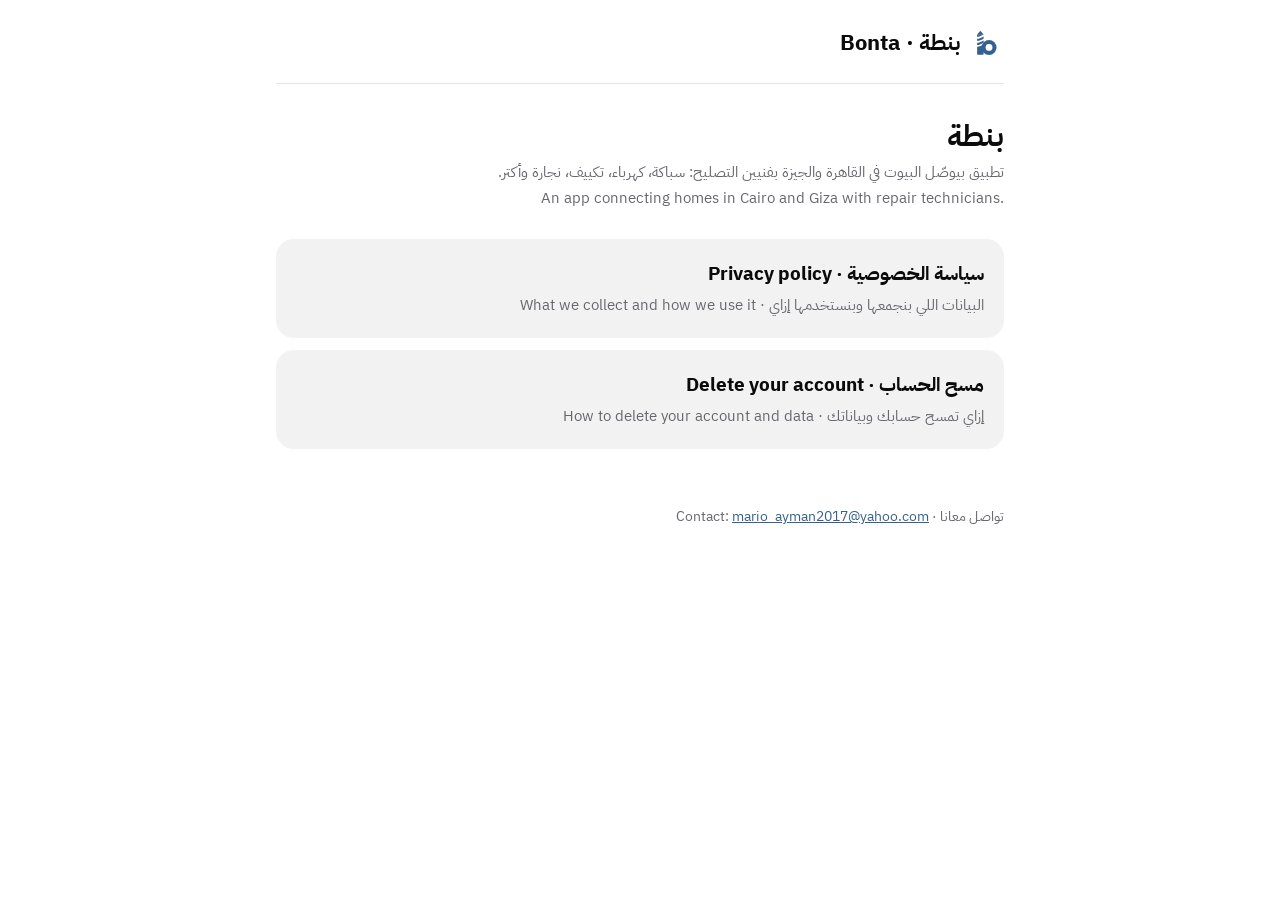
<file: index.html>
<!doctype html>
<html lang="ar" dir="rtl">
<head>
  <meta charset="utf-8">
  <meta name="viewport" content="width=device-width, initial-scale=1">
  <title>بنطة Bonta</title>
  <meta name="description" content="Bonta (بنطة): privacy policy and account deletion.">
  <link rel="icon" type="image/png" href="favicon.png">
  <link rel="preconnect" href="https://fonts.googleapis.com">
  <link rel="preconnect" href="https://fonts.gstatic.com" crossorigin>
  <link href="https://fonts.googleapis.com/css2?family=IBM+Plex+Sans+Arabic:wght@400;600;700&display=swap" rel="stylesheet">
  <link rel="stylesheet" href="style.css">
</head>
<body>
  <div class="wrap">
    <header>
      <a class="brand" href="./">
        <svg viewBox="0 0 100 100" aria-hidden="true"><defs><mask id="cut" maskUnits="userSpaceOnUse" x="0" y="0" width="100" height="100"><rect width="100" height="100" fill="black"/><path d="M21,25 L30.5,14 L40,25 Z" fill="white"/><rect x="21" y="24.5" width="19" height="60" rx="2" fill="white"/><path d="M20,32 C28,32 34,28.5 41,24.4 L41,29.9 C34,34 28,37.5 20,37.5 Z" fill="black"/><path d="M20,44 C28,44 34,40.5 41,36.4 L41,41.9 C34,46 28,49.5 20,49.5 Z" fill="black"/><path d="M20,56 C28,56 34,52.5 41,48.4 L41,53.9 C34,58 28,61.5 20,61.5 Z" fill="black"/><circle cx="56" cy="63" r="22" fill="white"/><circle cx="56" cy="63" r="10" fill="black"/></mask></defs><rect width="100" height="100" fill="currentColor" mask="url(#cut)"/></svg>
        <span>بنطة · Bonta</span>
      </a>
    </header>

    <h1>بنطة</h1>
    <p class="meta">تطبيق بيوصّل البيوت في القاهرة والجيزة بفنيين التصليح: سباكة، كهرباء، تكييف، نجارة وأكتر.<br>
    <span dir="ltr">An app connecting homes in Cairo and Giza with repair technicians.</span></p>

    <div class="cards">
      <a class="card" href="privacy.html">
        <strong>سياسة الخصوصية · Privacy policy</strong>
        <span>البيانات اللي بنجمعها وبنستخدمها إزاي · What we collect and how we use it</span>
      </a>
      <a class="card" href="delete-account.html">
        <strong>مسح الحساب · Delete your account</strong>
        <span>إزاي تمسح حسابك وبياناتك · How to delete your account and data</span>
      </a>
    </div>

    <footer>تواصل معانا · Contact: <a href="mailto:mario_ayman2017@yahoo.com">mario_ayman2017@yahoo.com</a></footer>
  </div>
</body>
</html>
</file>
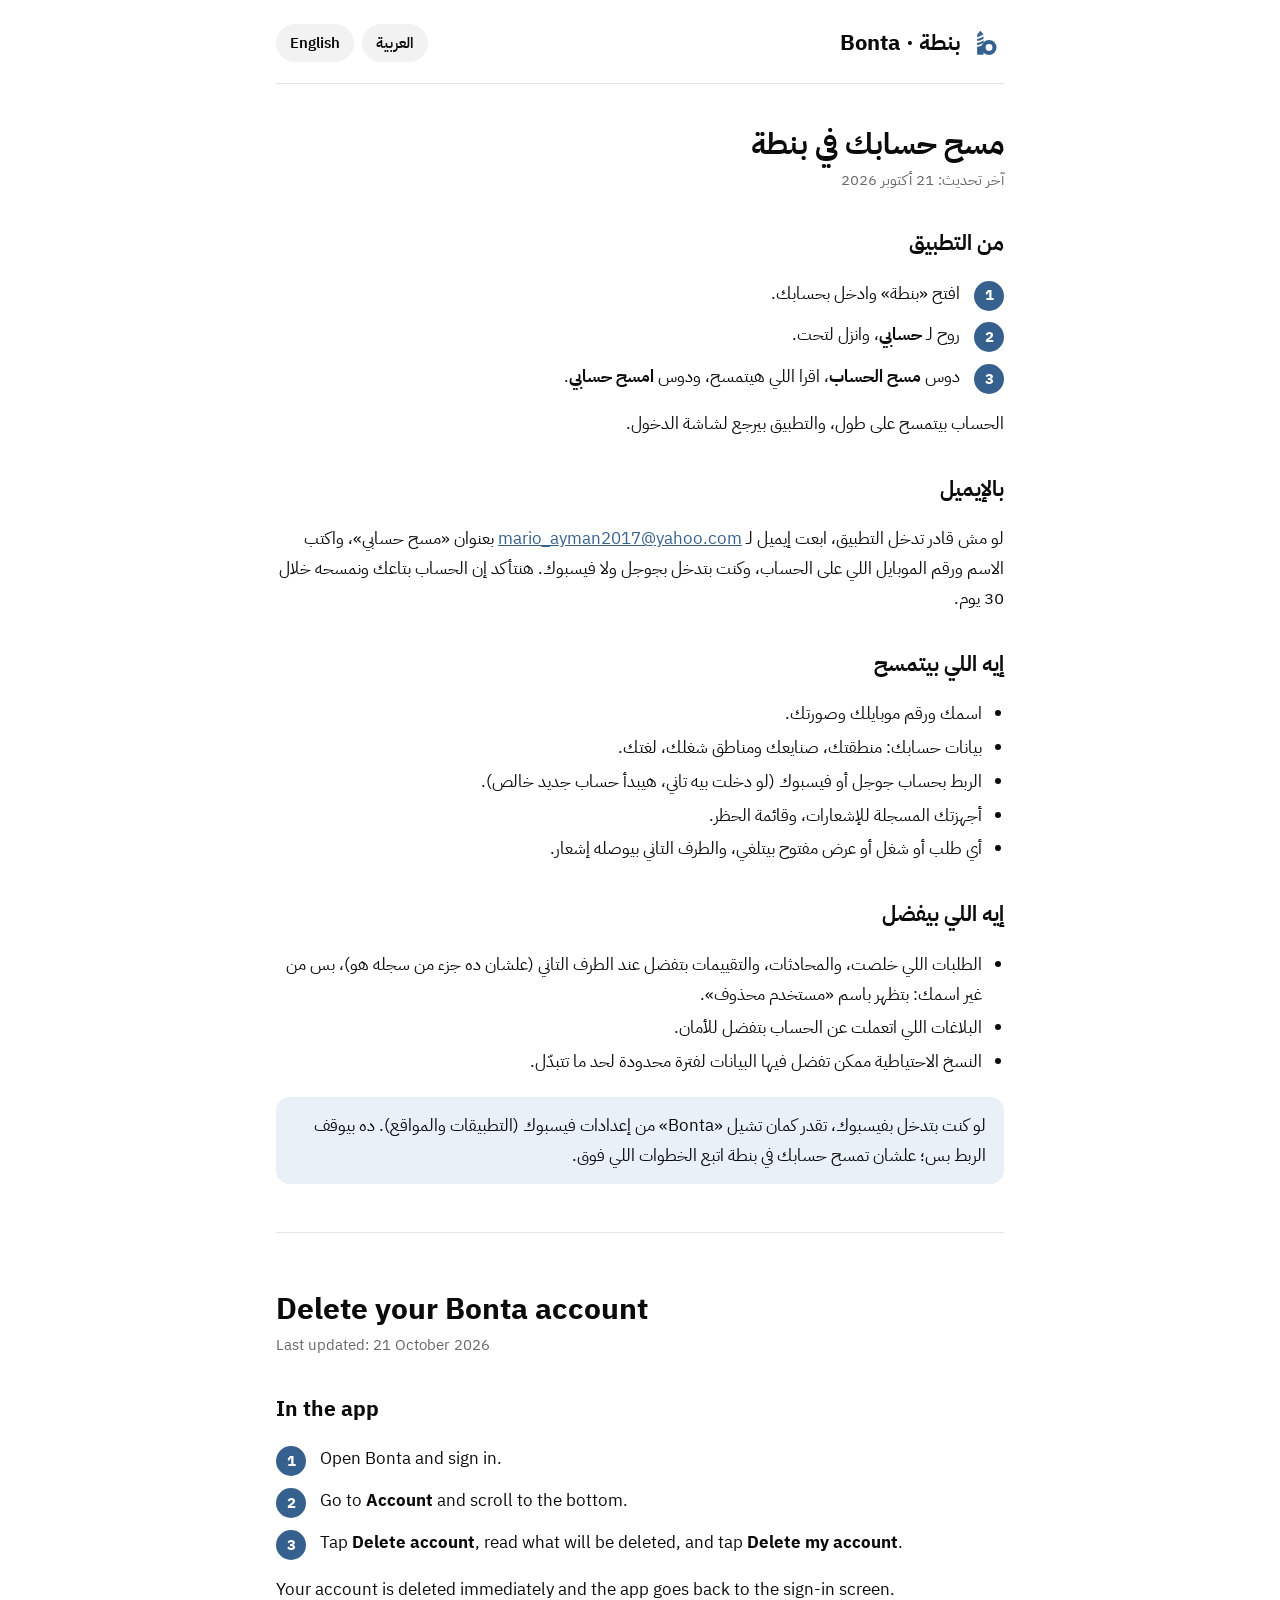
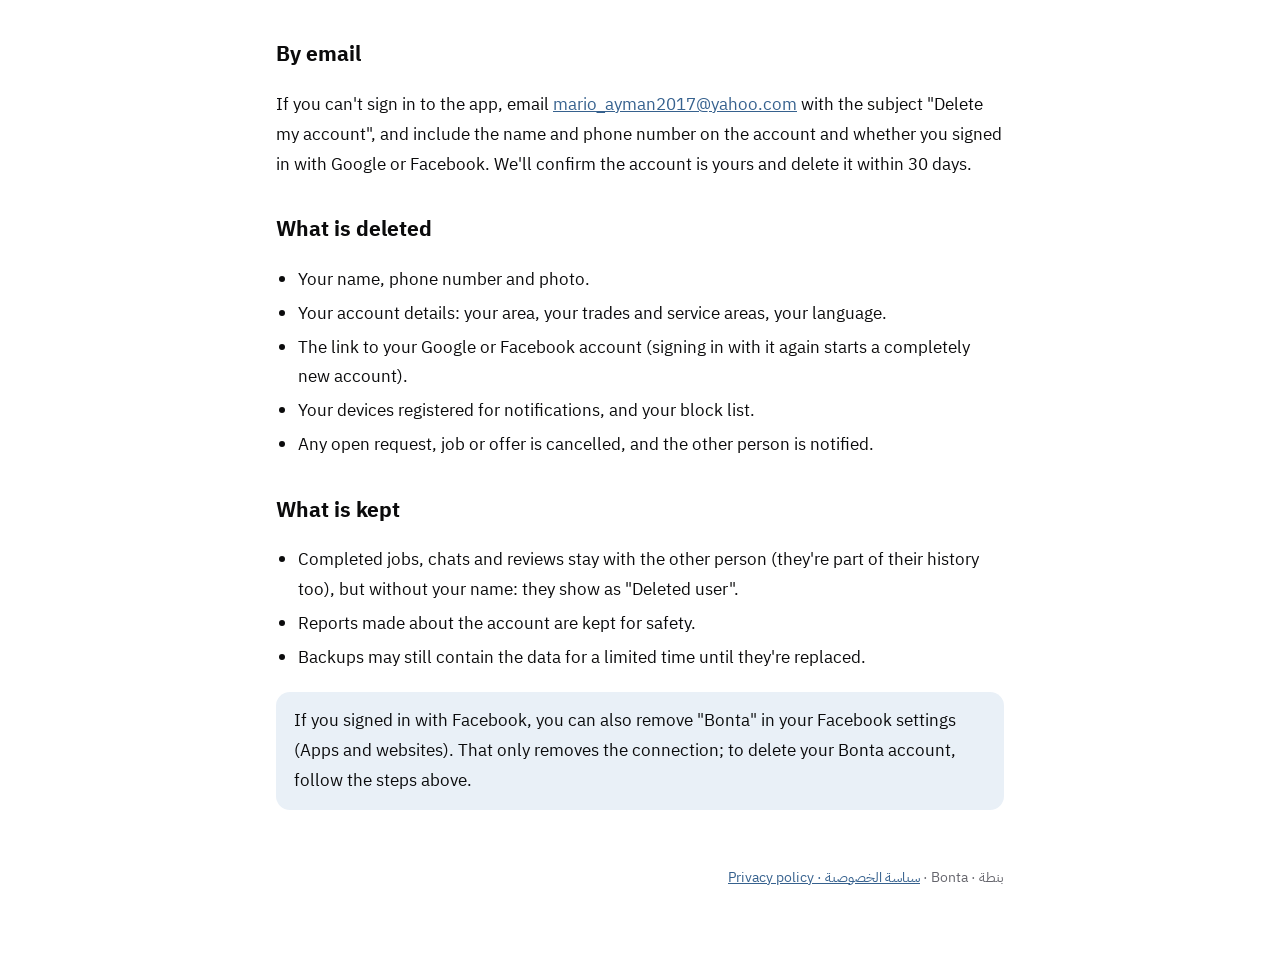
<file: delete-account.html>
<!doctype html>
<html lang="ar" dir="rtl">
<head>
  <meta charset="utf-8">
  <meta name="viewport" content="width=device-width, initial-scale=1">
  <title>مسح الحساب · Bonta</title>
  <meta name="description" content="How to delete your Bonta (بنطة) account and data.">
  <link rel="icon" type="image/png" href="favicon.png">
  <link rel="preconnect" href="https://fonts.googleapis.com">
  <link rel="preconnect" href="https://fonts.gstatic.com" crossorigin>
  <link href="https://fonts.googleapis.com/css2?family=IBM+Plex+Sans+Arabic:wght@400;600;700&display=swap" rel="stylesheet">
  <link rel="stylesheet" href="style.css">
</head>
<body>
  <div class="wrap">
    <header>
      <a class="brand" href="./"><svg viewBox="0 0 100 100" aria-hidden="true"><defs><mask id="cut" maskUnits="userSpaceOnUse" x="0" y="0" width="100" height="100"><rect width="100" height="100" fill="black"/><path d="M21,25 L30.5,14 L40,25 Z" fill="white"/><rect x="21" y="24.5" width="19" height="60" rx="2" fill="white"/><path d="M20,32 C28,32 34,28.5 41,24.4 L41,29.9 C34,34 28,37.5 20,37.5 Z" fill="black"/><path d="M20,44 C28,44 34,40.5 41,36.4 L41,41.9 C34,46 28,49.5 20,49.5 Z" fill="black"/><path d="M20,56 C28,56 34,52.5 41,48.4 L41,53.9 C34,58 28,61.5 20,61.5 Z" fill="black"/><circle cx="56" cy="63" r="22" fill="white"/><circle cx="56" cy="63" r="10" fill="black"/></mask></defs><rect width="100" height="100" fill="currentColor" mask="url(#cut)"/></svg><span>بنطة · Bonta</span></a>
      <nav class="langs"><a href="#ar">العربية</a><a href="#en">English</a></nav>
    </header>

    <section class="lang-section" id="ar">
      <h1>مسح حسابك في بنطة</h1>
      <p class="meta">آخر تحديث: 21 أكتوبر 2026</p>

      <h2>من التطبيق</h2>
      <ol class="steps">
        <li>افتح «بنطة» وادخل بحسابك.</li>
        <li>روح لـ <strong>حسابي</strong>، وانزل لتحت.</li>
        <li>دوس <strong>مسح الحساب</strong>، اقرا اللي هيتمسح، ودوس <strong>امسح حسابي</strong>.</li>
      </ol>
      <p>الحساب بيتمسح على طول، والتطبيق بيرجع لشاشة الدخول.</p>

      <h2>بالإيميل</h2>
      <p>لو مش قادر تدخل التطبيق، ابعت إيميل لـ <a href="mailto:mario_ayman2017@yahoo.com?subject=Delete%20my%20Bonta%20account">mario_ayman2017@yahoo.com</a> بعنوان «مسح حسابي»، واكتب الاسم ورقم الموبايل اللي على الحساب، وكنت بتدخل بجوجل ولا فيسبوك. هنتأكد إن الحساب بتاعك ونمسحه خلال 30 يوم.</p>

      <h2>إيه اللي بيتمسح</h2>
      <ul>
        <li>اسمك ورقم موبايلك وصورتك.</li>
        <li>بيانات حسابك: منطقتك، صنايعك ومناطق شغلك، لغتك.</li>
        <li>الربط بحساب جوجل أو فيسبوك (لو دخلت بيه تاني، هيبدأ حساب جديد خالص).</li>
        <li>أجهزتك المسجلة للإشعارات، وقائمة الحظر.</li>
        <li>أي طلب أو شغل أو عرض مفتوح بيتلغي، والطرف التاني بيوصله إشعار.</li>
      </ul>

      <h2>إيه اللي بيفضل</h2>
      <ul>
        <li>الطلبات اللي خلصت، والمحادثات، والتقييمات بتفضل عند الطرف التاني (علشان ده جزء من سجله هو)، بس من غير اسمك: بتظهر باسم «مستخدم محذوف».</li>
        <li>البلاغات اللي اتعملت عن الحساب بتفضل للأمان.</li>
        <li>النسخ الاحتياطية ممكن تفضل فيها البيانات لفترة محدودة لحد ما تتبدّل.</li>
      </ul>

      <div class="note">لو كنت بتدخل بفيسبوك، تقدر كمان تشيل «Bonta» من إعدادات فيسبوك (التطبيقات والمواقع). ده بيوقف الربط بس؛ علشان تمسح حسابك في بنطة اتبع الخطوات اللي فوق.</div>
    </section>

    <section class="lang-section" id="en" lang="en" dir="ltr">
      <h1>Delete your Bonta account</h1>
      <p class="meta">Last updated: 21 October 2026</p>

      <h2>In the app</h2>
      <ol class="steps">
        <li>Open Bonta and sign in.</li>
        <li>Go to <strong>Account</strong> and scroll to the bottom.</li>
        <li>Tap <strong>Delete account</strong>, read what will be deleted, and tap <strong>Delete my account</strong>.</li>
      </ol>
      <p>Your account is deleted immediately and the app goes back to the sign-in screen.</p>

      <h2>By email</h2>
      <p>If you can't sign in to the app, email <a href="mailto:mario_ayman2017@yahoo.com?subject=Delete%20my%20Bonta%20account">mario_ayman2017@yahoo.com</a> with the subject "Delete my account", and include the name and phone number on the account and whether you signed in with Google or Facebook. We'll confirm the account is yours and delete it within 30 days.</p>

      <h2>What is deleted</h2>
      <ul>
        <li>Your name, phone number and photo.</li>
        <li>Your account details: your area, your trades and service areas, your language.</li>
        <li>The link to your Google or Facebook account (signing in with it again starts a completely new account).</li>
        <li>Your devices registered for notifications, and your block list.</li>
        <li>Any open request, job or offer is cancelled, and the other person is notified.</li>
      </ul>

      <h2>What is kept</h2>
      <ul>
        <li>Completed jobs, chats and reviews stay with the other person (they're part of their history too), but without your name: they show as "Deleted user".</li>
        <li>Reports made about the account are kept for safety.</li>
        <li>Backups may still contain the data for a limited time until they're replaced.</li>
      </ul>

      <div class="note">If you signed in with Facebook, you can also remove "Bonta" in your Facebook settings (Apps and websites). That only removes the connection; to delete your Bonta account, follow the steps above.</div>
    </section>

    <footer>بنطة · Bonta · <a href="privacy.html">سياسة الخصوصية · Privacy policy</a></footer>
  </div>
</body>
</html>
</file>
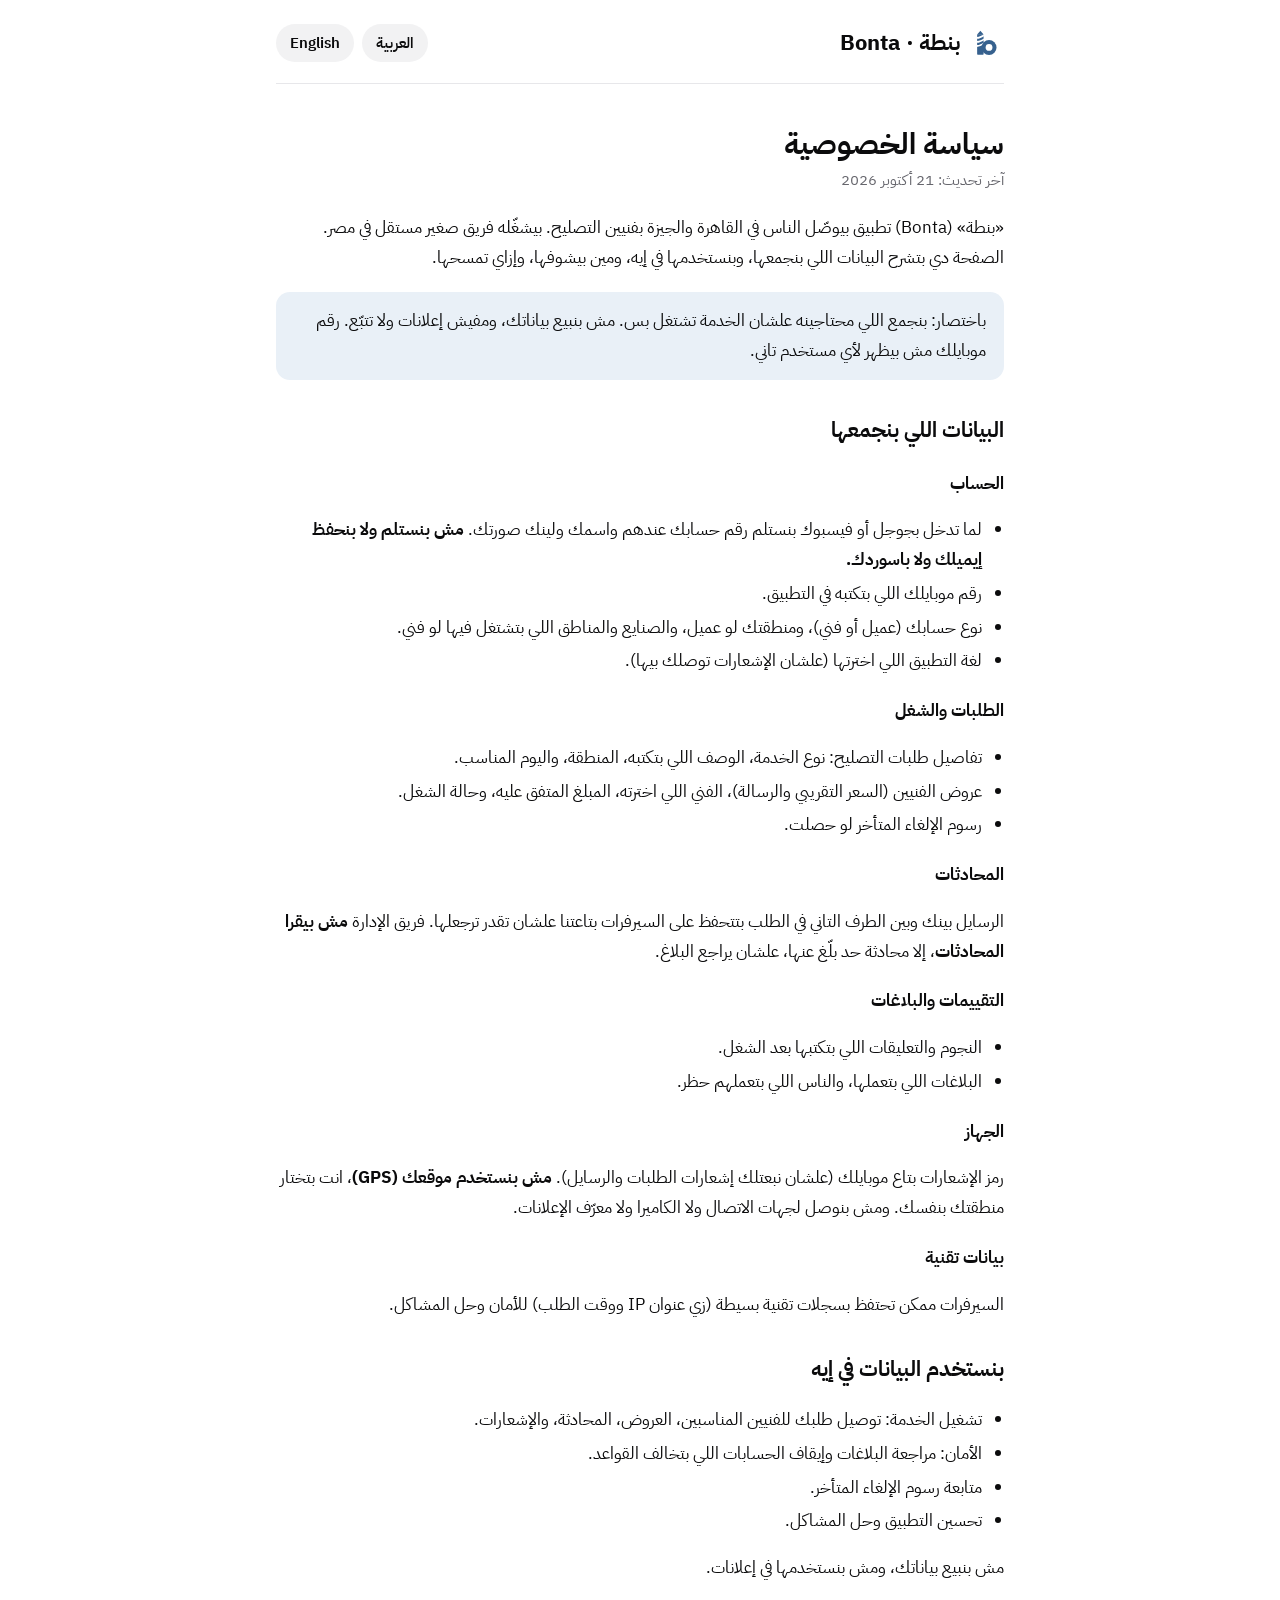
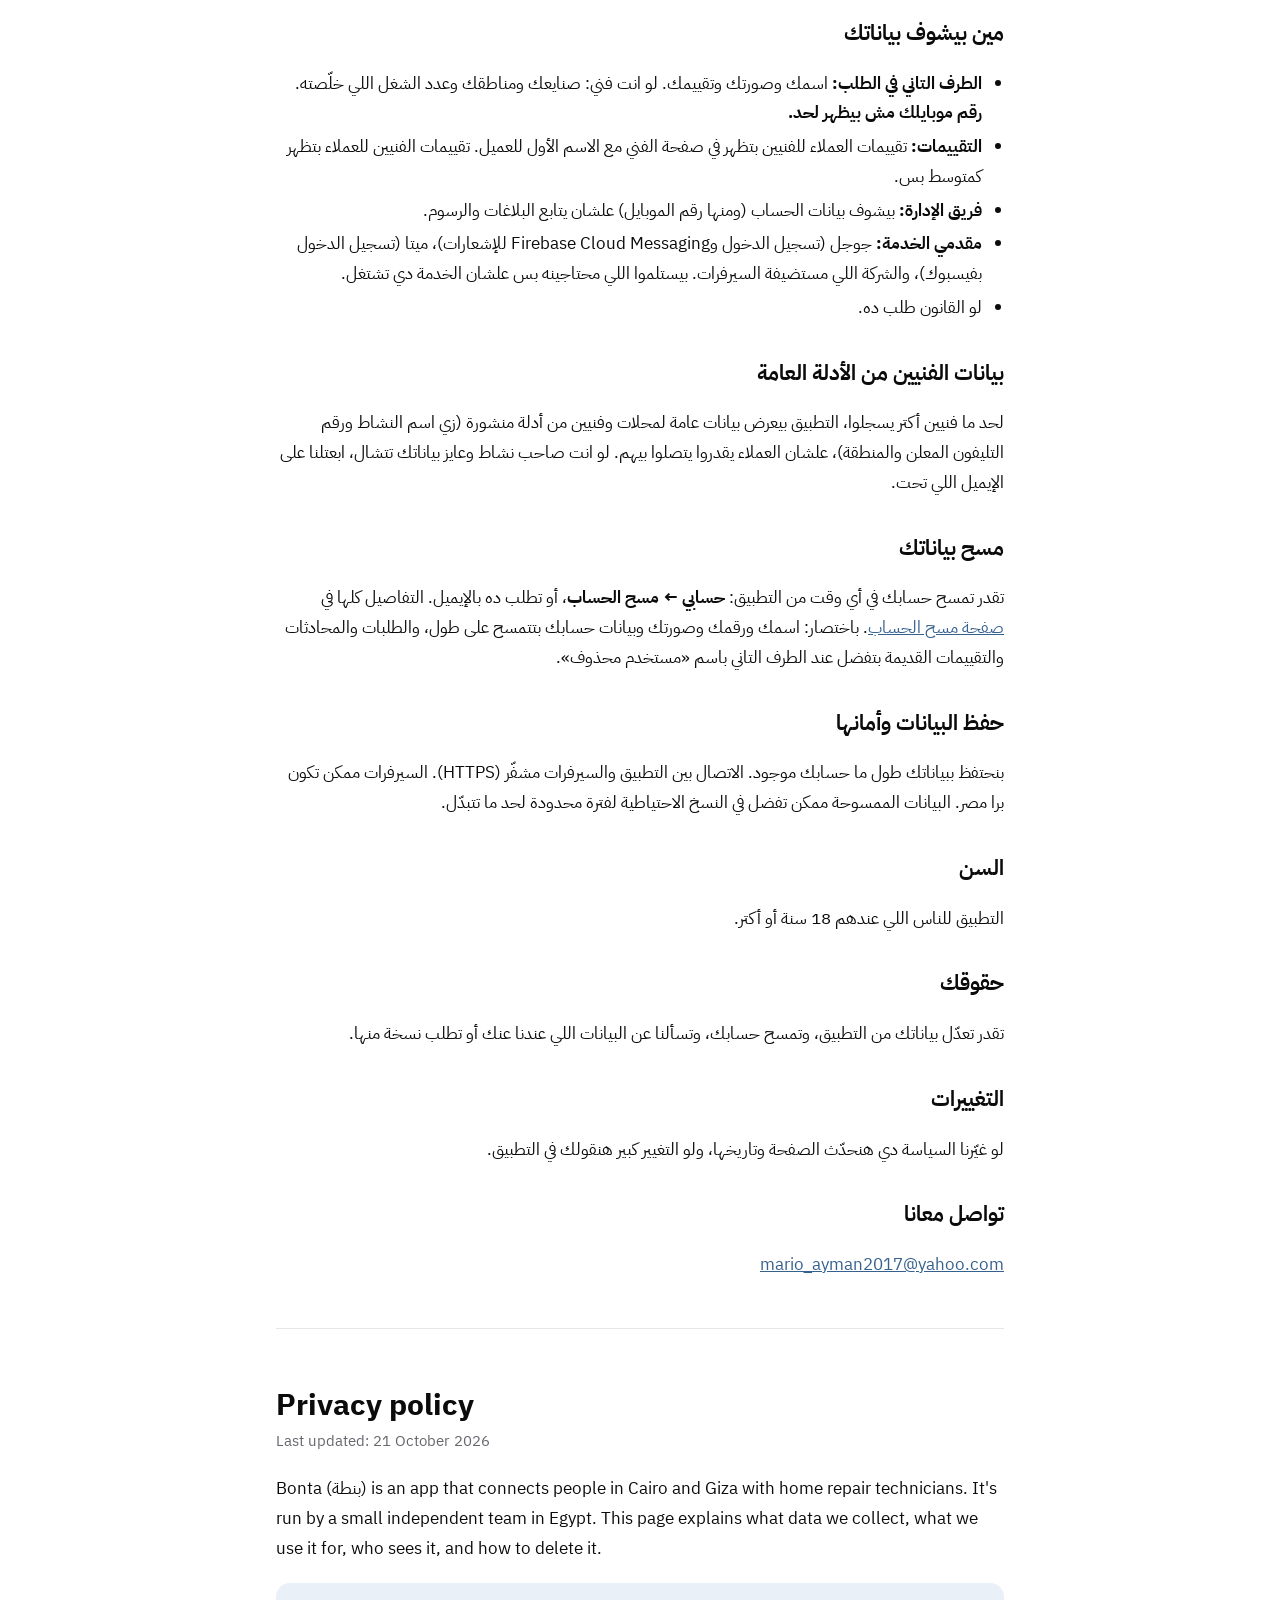
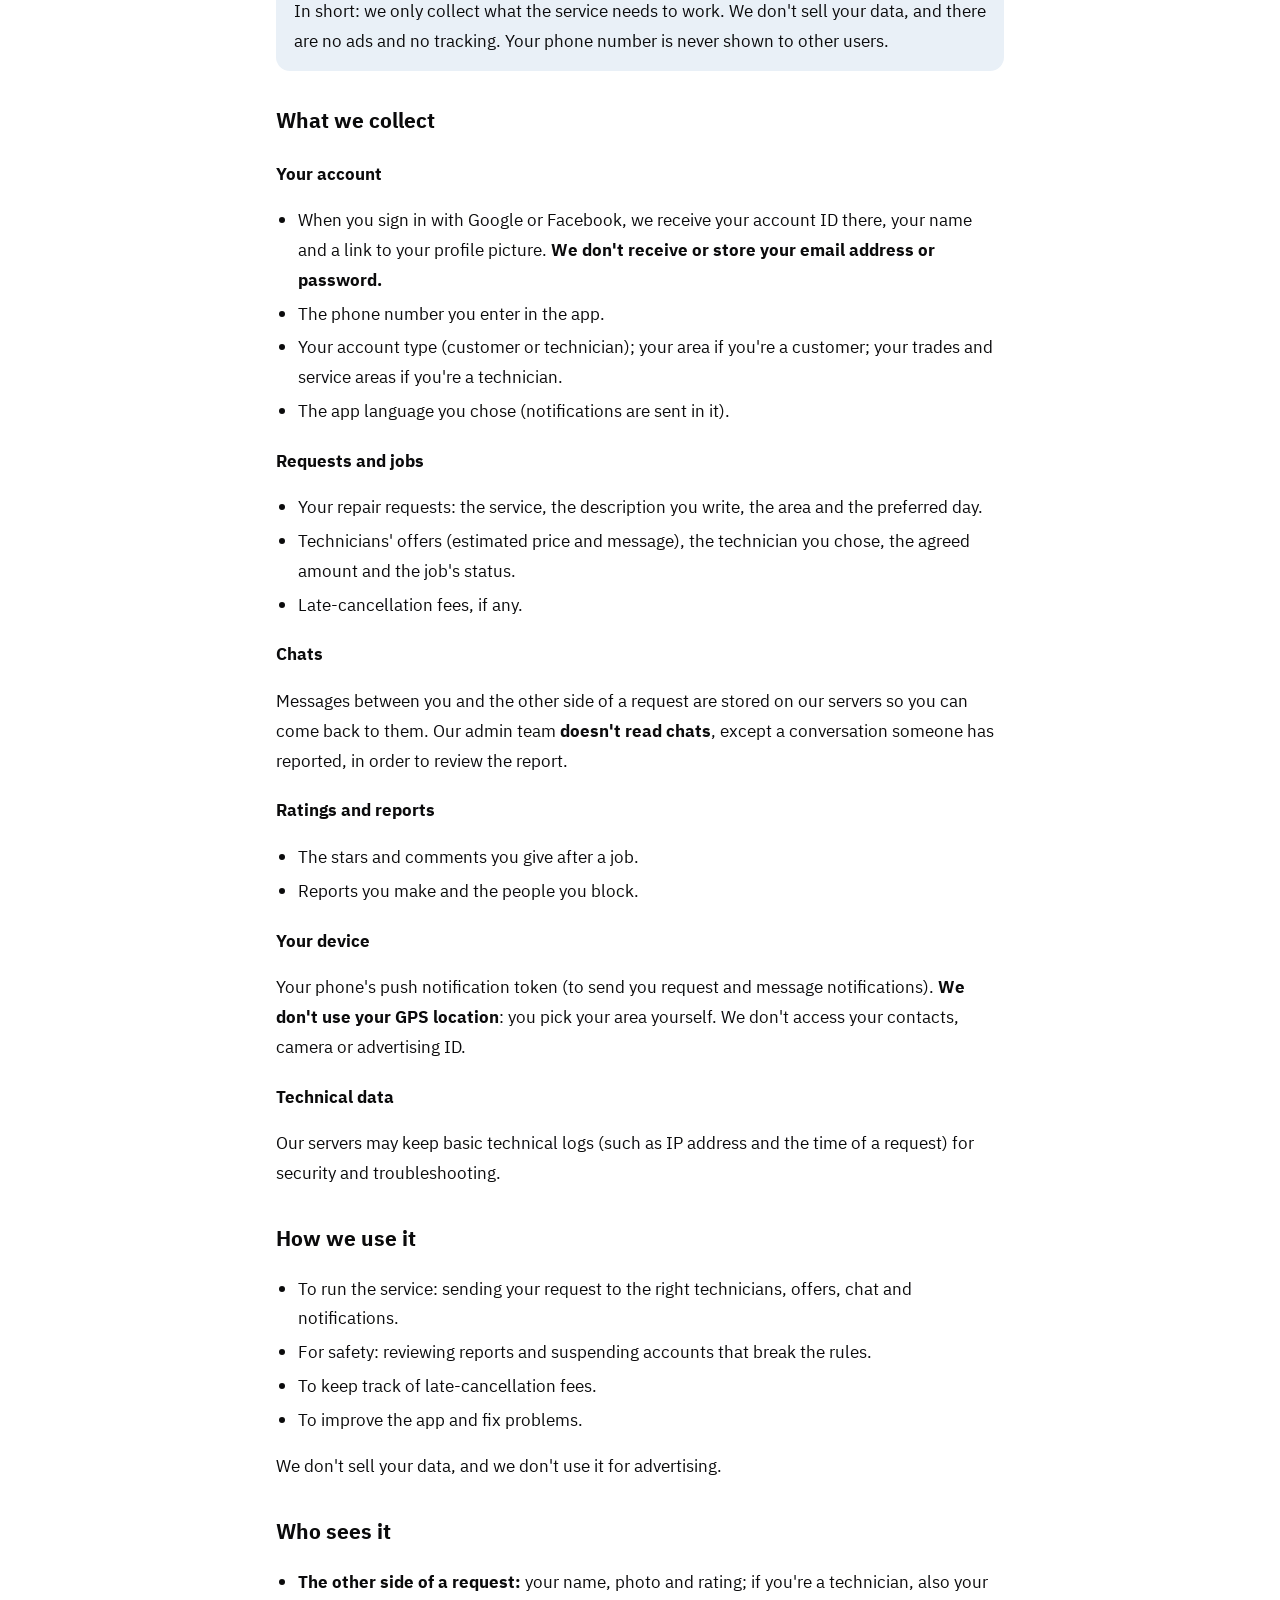
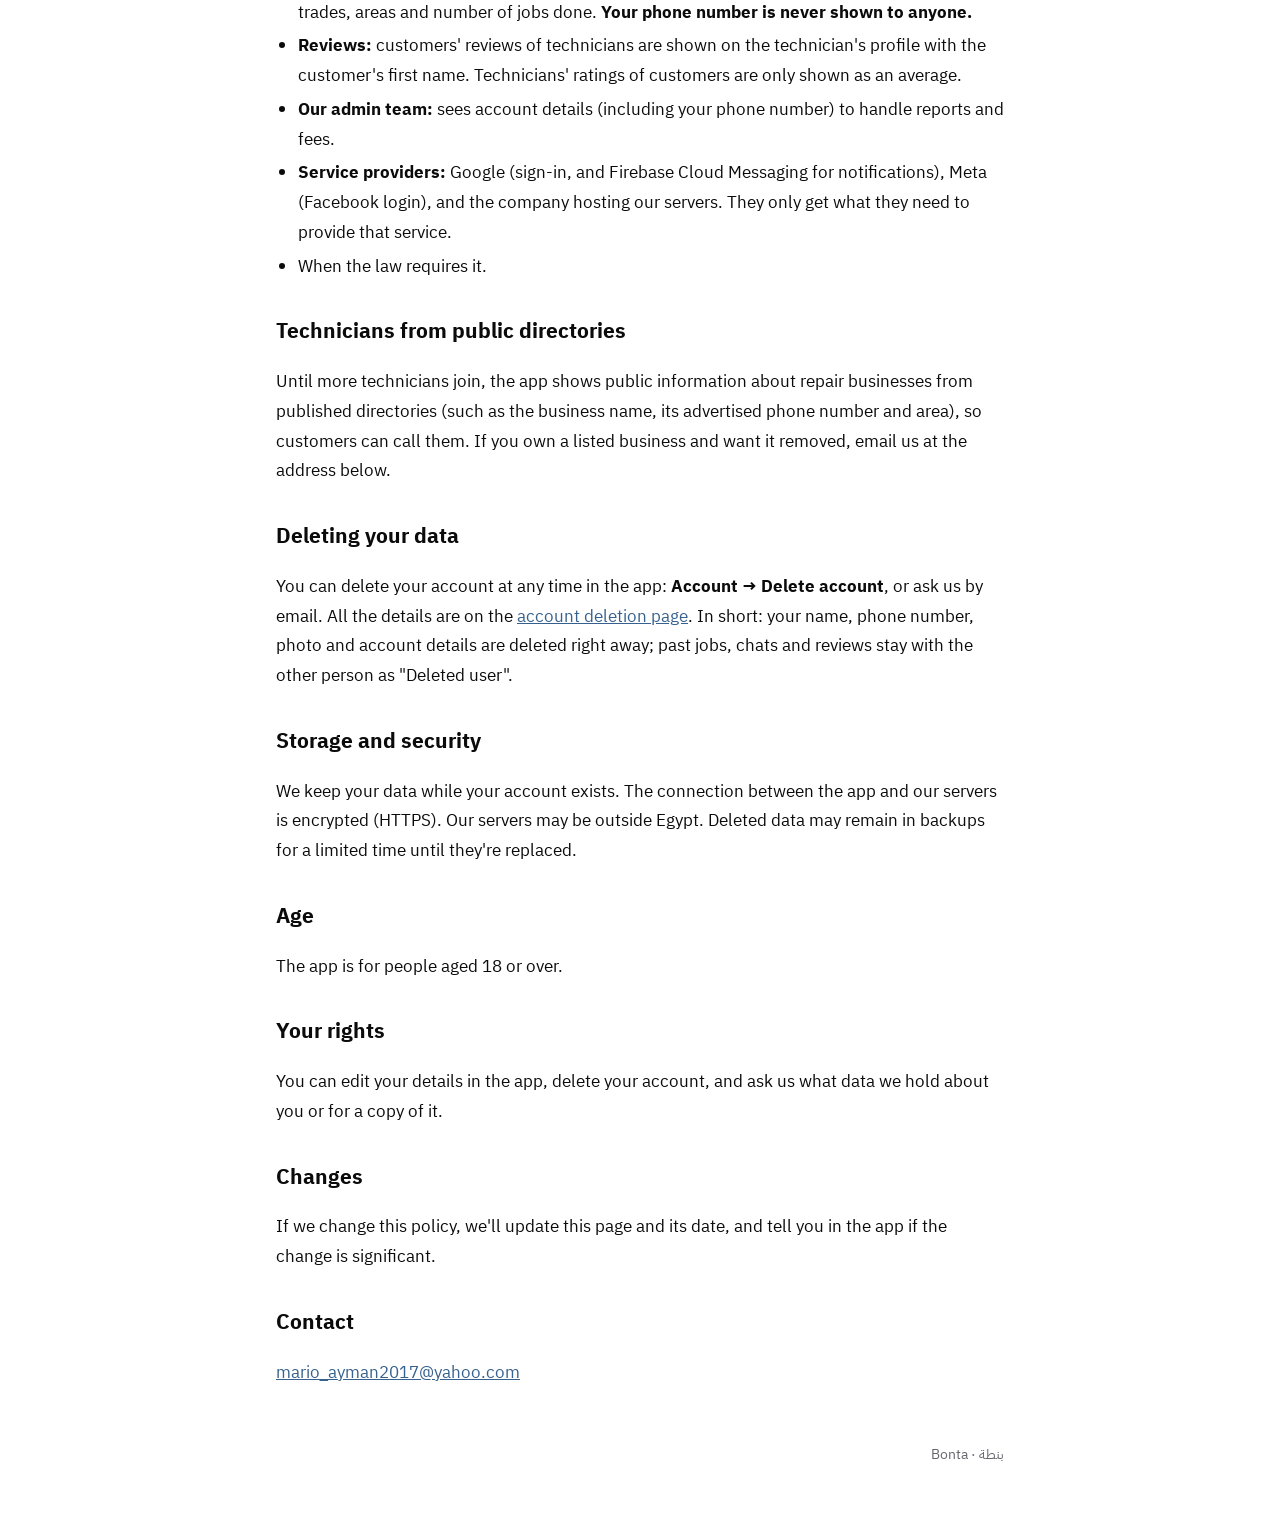
<file: privacy.html>
<!doctype html>
<html lang="ar" dir="rtl">
<head>
  <meta charset="utf-8">
  <meta name="viewport" content="width=device-width, initial-scale=1">
  <title>سياسة الخصوصية · Bonta</title>
  <meta name="description" content="Bonta (بنطة) privacy policy: what we collect and how we use it.">
  <link rel="icon" type="image/png" href="favicon.png">
  <link rel="preconnect" href="https://fonts.googleapis.com">
  <link rel="preconnect" href="https://fonts.gstatic.com" crossorigin>
  <link href="https://fonts.googleapis.com/css2?family=IBM+Plex+Sans+Arabic:wght@400;600;700&display=swap" rel="stylesheet">
  <link rel="stylesheet" href="style.css">
</head>
<body>
  <div class="wrap">
    <header>
      <a class="brand" href="./"><svg viewBox="0 0 100 100" aria-hidden="true"><defs><mask id="cut" maskUnits="userSpaceOnUse" x="0" y="0" width="100" height="100"><rect width="100" height="100" fill="black"/><path d="M21,25 L30.5,14 L40,25 Z" fill="white"/><rect x="21" y="24.5" width="19" height="60" rx="2" fill="white"/><path d="M20,32 C28,32 34,28.5 41,24.4 L41,29.9 C34,34 28,37.5 20,37.5 Z" fill="black"/><path d="M20,44 C28,44 34,40.5 41,36.4 L41,41.9 C34,46 28,49.5 20,49.5 Z" fill="black"/><path d="M20,56 C28,56 34,52.5 41,48.4 L41,53.9 C34,58 28,61.5 20,61.5 Z" fill="black"/><circle cx="56" cy="63" r="22" fill="white"/><circle cx="56" cy="63" r="10" fill="black"/></mask></defs><rect width="100" height="100" fill="currentColor" mask="url(#cut)"/></svg><span>بنطة · Bonta</span></a>
      <nav class="langs"><a href="#ar">العربية</a><a href="#en">English</a></nav>
    </header>

    <section class="lang-section" id="ar">
      <h1>سياسة الخصوصية</h1>
      <p class="meta">آخر تحديث: 21 أكتوبر 2026</p>

      <p>«بنطة» (Bonta) تطبيق بيوصّل الناس في القاهرة والجيزة بفنيين التصليح. بيشغّله فريق صغير مستقل في مصر. الصفحة دي بتشرح البيانات اللي بنجمعها، وبنستخدمها في إيه، ومين بيشوفها، وإزاي تمسحها.</p>
      <div class="note">باختصار: بنجمع اللي محتاجينه علشان الخدمة تشتغل بس. مش بنبيع بياناتك، ومفيش إعلانات ولا تتبّع. رقم موبايلك مش بيظهر لأي مستخدم تاني.</div>

      <h2>البيانات اللي بنجمعها</h2>
      <h3>الحساب</h3>
      <ul>
        <li>لما تدخل بجوجل أو فيسبوك بنستلم رقم حسابك عندهم واسمك ولينك صورتك. <strong>مش بنستلم ولا بنحفظ إيميلك ولا باسوردك.</strong></li>
        <li>رقم موبايلك اللي بتكتبه في التطبيق.</li>
        <li>نوع حسابك (عميل أو فني)، ومنطقتك لو عميل، والصنايع والمناطق اللي بتشتغل فيها لو فني.</li>
        <li>لغة التطبيق اللي اخترتها (علشان الإشعارات توصلك بيها).</li>
      </ul>
      <h3>الطلبات والشغل</h3>
      <ul>
        <li>تفاصيل طلبات التصليح: نوع الخدمة، الوصف اللي بتكتبه، المنطقة، واليوم المناسب.</li>
        <li>عروض الفنيين (السعر التقريبي والرسالة)، الفني اللي اخترته، المبلغ المتفق عليه، وحالة الشغل.</li>
        <li>رسوم الإلغاء المتأخر لو حصلت.</li>
      </ul>
      <h3>المحادثات</h3>
      <p>الرسايل بينك وبين الطرف التاني في الطلب بتتحفظ على السيرفرات بتاعتنا علشان تقدر ترجعلها. فريق الإدارة <strong>مش بيقرا المحادثات</strong>، إلا محادثة حد بلّغ عنها، علشان يراجع البلاغ.</p>
      <h3>التقييمات والبلاغات</h3>
      <ul>
        <li>النجوم والتعليقات اللي بتكتبها بعد الشغل.</li>
        <li>البلاغات اللي بتعملها، والناس اللي بتعملهم حظر.</li>
      </ul>
      <h3>الجهاز</h3>
      <p>رمز الإشعارات بتاع موبايلك (علشان نبعتلك إشعارات الطلبات والرسايل). <strong>مش بنستخدم موقعك (GPS)</strong>، انت بتختار منطقتك بنفسك. ومش بنوصل لجهات الاتصال ولا الكاميرا ولا معرّف الإعلانات.</p>
      <h3>بيانات تقنية</h3>
      <p>السيرفرات ممكن تحتفظ بسجلات تقنية بسيطة (زي عنوان IP ووقت الطلب) للأمان وحل المشاكل.</p>

      <h2>بنستخدم البيانات في إيه</h2>
      <ul>
        <li>تشغيل الخدمة: توصيل طلبك للفنيين المناسبين، العروض، المحادثة، والإشعارات.</li>
        <li>الأمان: مراجعة البلاغات وإيقاف الحسابات اللي بتخالف القواعد.</li>
        <li>متابعة رسوم الإلغاء المتأخر.</li>
        <li>تحسين التطبيق وحل المشاكل.</li>
      </ul>
      <p>مش بنبيع بياناتك، ومش بنستخدمها في إعلانات.</p>

      <h2>مين بيشوف بياناتك</h2>
      <ul>
        <li><strong>الطرف التاني في الطلب:</strong> اسمك وصورتك وتقييمك. لو انت فني: صنايعك ومناطقك وعدد الشغل اللي خلّصته. <strong>رقم موبايلك مش بيظهر لحد.</strong></li>
        <li><strong>التقييمات:</strong> تقييمات العملاء للفنيين بتظهر في صفحة الفني مع الاسم الأول للعميل. تقييمات الفنيين للعملاء بتظهر كمتوسط بس.</li>
        <li><strong>فريق الإدارة:</strong> بيشوف بيانات الحساب (ومنها رقم الموبايل) علشان يتابع البلاغات والرسوم.</li>
        <li><strong>مقدمي الخدمة:</strong> جوجل (تسجيل الدخول وFirebase Cloud Messaging للإشعارات)، ميتا (تسجيل الدخول بفيسبوك)، والشركة اللي مستضيفة السيرفرات. بيستلموا اللي محتاجينه بس علشان الخدمة دي تشتغل.</li>
        <li>لو القانون طلب ده.</li>
      </ul>

      <h2>بيانات الفنيين من الأدلة العامة</h2>
      <p>لحد ما فنيين أكتر يسجلوا، التطبيق بيعرض بيانات عامة لمحلات وفنيين من أدلة منشورة (زي اسم النشاط ورقم التليفون المعلن والمنطقة)، علشان العملاء يقدروا يتصلوا بيهم. لو انت صاحب نشاط وعايز بياناتك تتشال، ابعتلنا على الإيميل اللي تحت.</p>

      <h2>مسح بياناتك</h2>
      <p>تقدر تمسح حسابك في أي وقت من التطبيق: <strong>حسابي ← مسح الحساب</strong>، أو تطلب ده بالإيميل. التفاصيل كلها في <a href="delete-account.html">صفحة مسح الحساب</a>. باختصار: اسمك ورقمك وصورتك وبيانات حسابك بتتمسح على طول، والطلبات والمحادثات والتقييمات القديمة بتفضل عند الطرف التاني باسم «مستخدم محذوف».</p>

      <h2>حفظ البيانات وأمانها</h2>
      <p>بنحتفظ ببياناتك طول ما حسابك موجود. الاتصال بين التطبيق والسيرفرات مشفّر (HTTPS). السيرفرات ممكن تكون برا مصر. البيانات الممسوحة ممكن تفضل في النسخ الاحتياطية لفترة محدودة لحد ما تتبدّل.</p>

      <h2>السن</h2>
      <p>التطبيق للناس اللي عندهم 18 سنة أو أكتر.</p>

      <h2>حقوقك</h2>
      <p>تقدر تعدّل بياناتك من التطبيق، وتمسح حسابك، وتسألنا عن البيانات اللي عندنا عنك أو تطلب نسخة منها.</p>

      <h2>التغييرات</h2>
      <p>لو غيّرنا السياسة دي هنحدّث الصفحة وتاريخها، ولو التغيير كبير هنقولك في التطبيق.</p>

      <h2>تواصل معانا</h2>
      <p><a href="mailto:mario_ayman2017@yahoo.com">mario_ayman2017@yahoo.com</a></p>
    </section>

    <section class="lang-section" id="en" lang="en" dir="ltr">
      <h1>Privacy policy</h1>
      <p class="meta">Last updated: 21 October 2026</p>

      <p>Bonta (بنطة) is an app that connects people in Cairo and Giza with home repair technicians. It's run by a small independent team in Egypt. This page explains what data we collect, what we use it for, who sees it, and how to delete it.</p>
      <div class="note">In short: we only collect what the service needs to work. We don't sell your data, and there are no ads and no tracking. Your phone number is never shown to other users.</div>

      <h2>What we collect</h2>
      <h3>Your account</h3>
      <ul>
        <li>When you sign in with Google or Facebook, we receive your account ID there, your name and a link to your profile picture. <strong>We don't receive or store your email address or password.</strong></li>
        <li>The phone number you enter in the app.</li>
        <li>Your account type (customer or technician); your area if you're a customer; your trades and service areas if you're a technician.</li>
        <li>The app language you chose (notifications are sent in it).</li>
      </ul>
      <h3>Requests and jobs</h3>
      <ul>
        <li>Your repair requests: the service, the description you write, the area and the preferred day.</li>
        <li>Technicians' offers (estimated price and message), the technician you chose, the agreed amount and the job's status.</li>
        <li>Late-cancellation fees, if any.</li>
      </ul>
      <h3>Chats</h3>
      <p>Messages between you and the other side of a request are stored on our servers so you can come back to them. Our admin team <strong>doesn't read chats</strong>, except a conversation someone has reported, in order to review the report.</p>
      <h3>Ratings and reports</h3>
      <ul>
        <li>The stars and comments you give after a job.</li>
        <li>Reports you make and the people you block.</li>
      </ul>
      <h3>Your device</h3>
      <p>Your phone's push notification token (to send you request and message notifications). <strong>We don't use your GPS location</strong>: you pick your area yourself. We don't access your contacts, camera or advertising ID.</p>
      <h3>Technical data</h3>
      <p>Our servers may keep basic technical logs (such as IP address and the time of a request) for security and troubleshooting.</p>

      <h2>How we use it</h2>
      <ul>
        <li>To run the service: sending your request to the right technicians, offers, chat and notifications.</li>
        <li>For safety: reviewing reports and suspending accounts that break the rules.</li>
        <li>To keep track of late-cancellation fees.</li>
        <li>To improve the app and fix problems.</li>
      </ul>
      <p>We don't sell your data, and we don't use it for advertising.</p>

      <h2>Who sees it</h2>
      <ul>
        <li><strong>The other side of a request:</strong> your name, photo and rating; if you're a technician, also your trades, areas and number of jobs done. <strong>Your phone number is never shown to anyone.</strong></li>
        <li><strong>Reviews:</strong> customers' reviews of technicians are shown on the technician's profile with the customer's first name. Technicians' ratings of customers are only shown as an average.</li>
        <li><strong>Our admin team:</strong> sees account details (including your phone number) to handle reports and fees.</li>
        <li><strong>Service providers:</strong> Google (sign-in, and Firebase Cloud Messaging for notifications), Meta (Facebook login), and the company hosting our servers. They only get what they need to provide that service.</li>
        <li>When the law requires it.</li>
      </ul>

      <h2>Technicians from public directories</h2>
      <p>Until more technicians join, the app shows public information about repair businesses from published directories (such as the business name, its advertised phone number and area), so customers can call them. If you own a listed business and want it removed, email us at the address below.</p>

      <h2>Deleting your data</h2>
      <p>You can delete your account at any time in the app: <strong>Account → Delete account</strong>, or ask us by email. All the details are on the <a href="delete-account.html">account deletion page</a>. In short: your name, phone number, photo and account details are deleted right away; past jobs, chats and reviews stay with the other person as "Deleted user".</p>

      <h2>Storage and security</h2>
      <p>We keep your data while your account exists. The connection between the app and our servers is encrypted (HTTPS). Our servers may be outside Egypt. Deleted data may remain in backups for a limited time until they're replaced.</p>

      <h2>Age</h2>
      <p>The app is for people aged 18 or over.</p>

      <h2>Your rights</h2>
      <p>You can edit your details in the app, delete your account, and ask us what data we hold about you or for a copy of it.</p>

      <h2>Changes</h2>
      <p>If we change this policy, we'll update this page and its date, and tell you in the app if the change is significant.</p>

      <h2>Contact</h2>
      <p><a href="mailto:mario_ayman2017@yahoo.com">mario_ayman2017@yahoo.com</a></p>
    </section>

    <footer>بنطة · Bonta</footer>
  </div>
</body>
</html>
</file>
<file: style.css>
:root {
  --bg: #ffffff;
  --surface: #f2f2f3;
  --ink: #0b0b0c;
  --muted: #66666d;
  --border: #e7e7ea;
  --accent: #36618e;
  --accent-soft: #e9f0f7;
}
@media (prefers-color-scheme: dark) {
  :root {
    --bg: #0a0a0b;
    --surface: #151517;
    --ink: #f5f5f6;
    --muted: #a0a0a8;
    --border: #2a2a2e;
    --accent: #8fb4db;
    --accent-soft: #18273a;
  }
}
* { box-sizing: border-box; }
html { -webkit-text-size-adjust: 100%; }
body {
  margin: 0;
  background: var(--bg);
  color: var(--ink);
  font-family: "IBM Plex Sans Arabic", system-ui, -apple-system, "Segoe UI", sans-serif;
  font-size: 17px;
  line-height: 1.75;
}
.wrap { max-width: 760px; margin: 0 auto; padding: 24px 16px 64px; }
header { display: flex; align-items: center; justify-content: space-between; gap: 12px; padding-bottom: 20px; border-bottom: 1px solid var(--border); }
.brand { display: flex; align-items: center; gap: 10px; color: var(--ink); text-decoration: none; font-weight: 700; font-size: 22px; }
.brand svg { width: 34px; height: 34px; color: var(--accent); }
.langs { display: flex; gap: 8px; }
.langs a { color: var(--ink); text-decoration: none; background: var(--surface); border-radius: 999px; padding: 6px 14px; font-size: 15px; font-weight: 600; }
h1 { font-size: 30px; line-height: 1.3; margin: 32px 0 4px; }
h2 { font-size: 21px; margin: 32px 0 8px; }
h3 { font-size: 17px; margin: 20px 0 4px; }
p, li { color: var(--ink); }
.meta { color: var(--muted); font-size: 15px; margin: 0 0 20px; }
ul { padding-inline-start: 22px; }
li { margin: 4px 0; }
a { color: var(--accent); }
.note { background: var(--accent-soft); border-radius: 14px; padding: 14px 18px; margin: 20px 0; }
.steps { counter-reset: step; list-style: none; padding: 0; }
.steps li { counter-increment: step; position: relative; padding-inline-start: 44px; margin: 12px 0; }
.steps li::before { content: counter(step); position: absolute; inset-inline-start: 0; top: 2px; width: 30px; height: 30px; border-radius: 50%; background: var(--accent); color: var(--bg); font-weight: 700; display: flex; align-items: center; justify-content: center; font-size: 15px; }
.lang-section { padding-top: 8px; }
.lang-section + .lang-section { margin-top: 48px; border-top: 1px solid var(--border); padding-top: 24px; }
.cards { display: grid; gap: 12px; margin-top: 28px; }
.card { display: block; background: var(--surface); border-radius: 18px; padding: 18px 20px; color: var(--ink); text-decoration: none; }
.card strong { display: block; font-size: 19px; }
.card span { color: var(--muted); font-size: 15px; }
footer { margin-top: 56px; color: var(--muted); font-size: 14px; }
</file>
